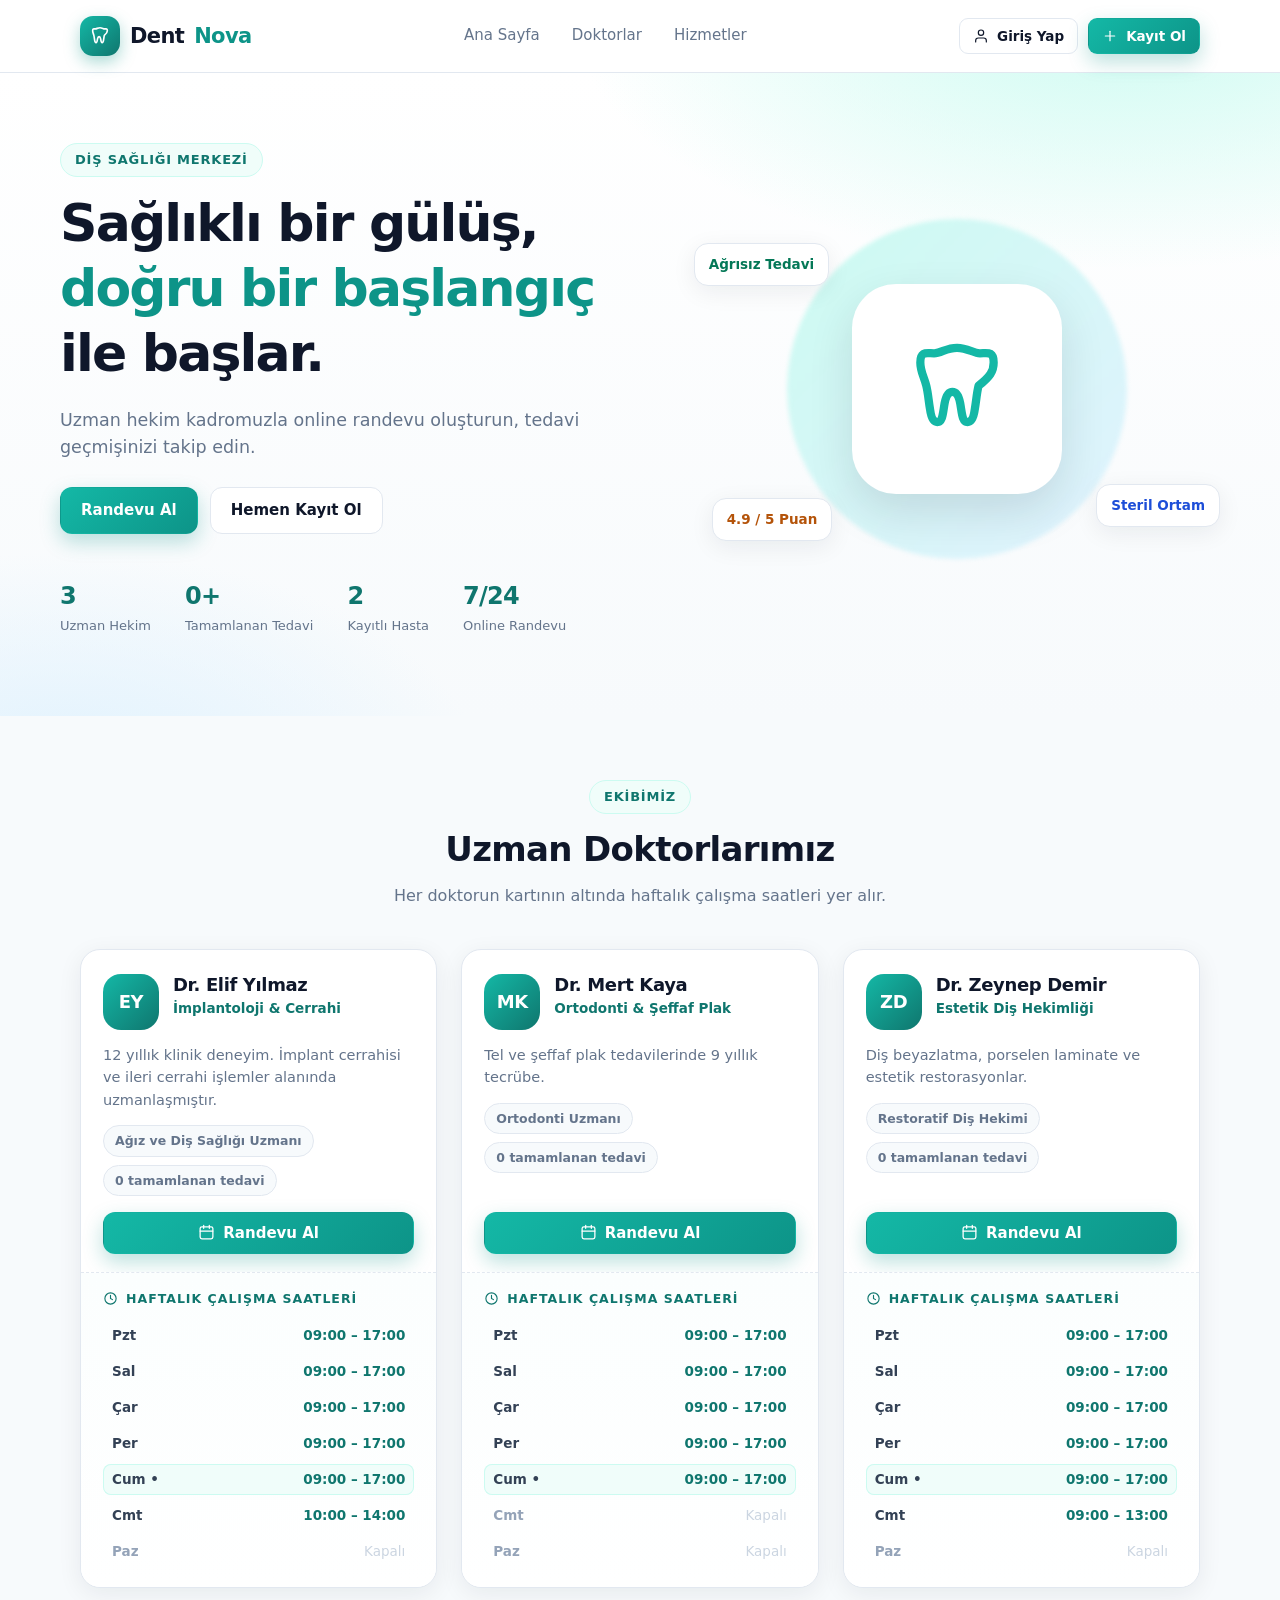
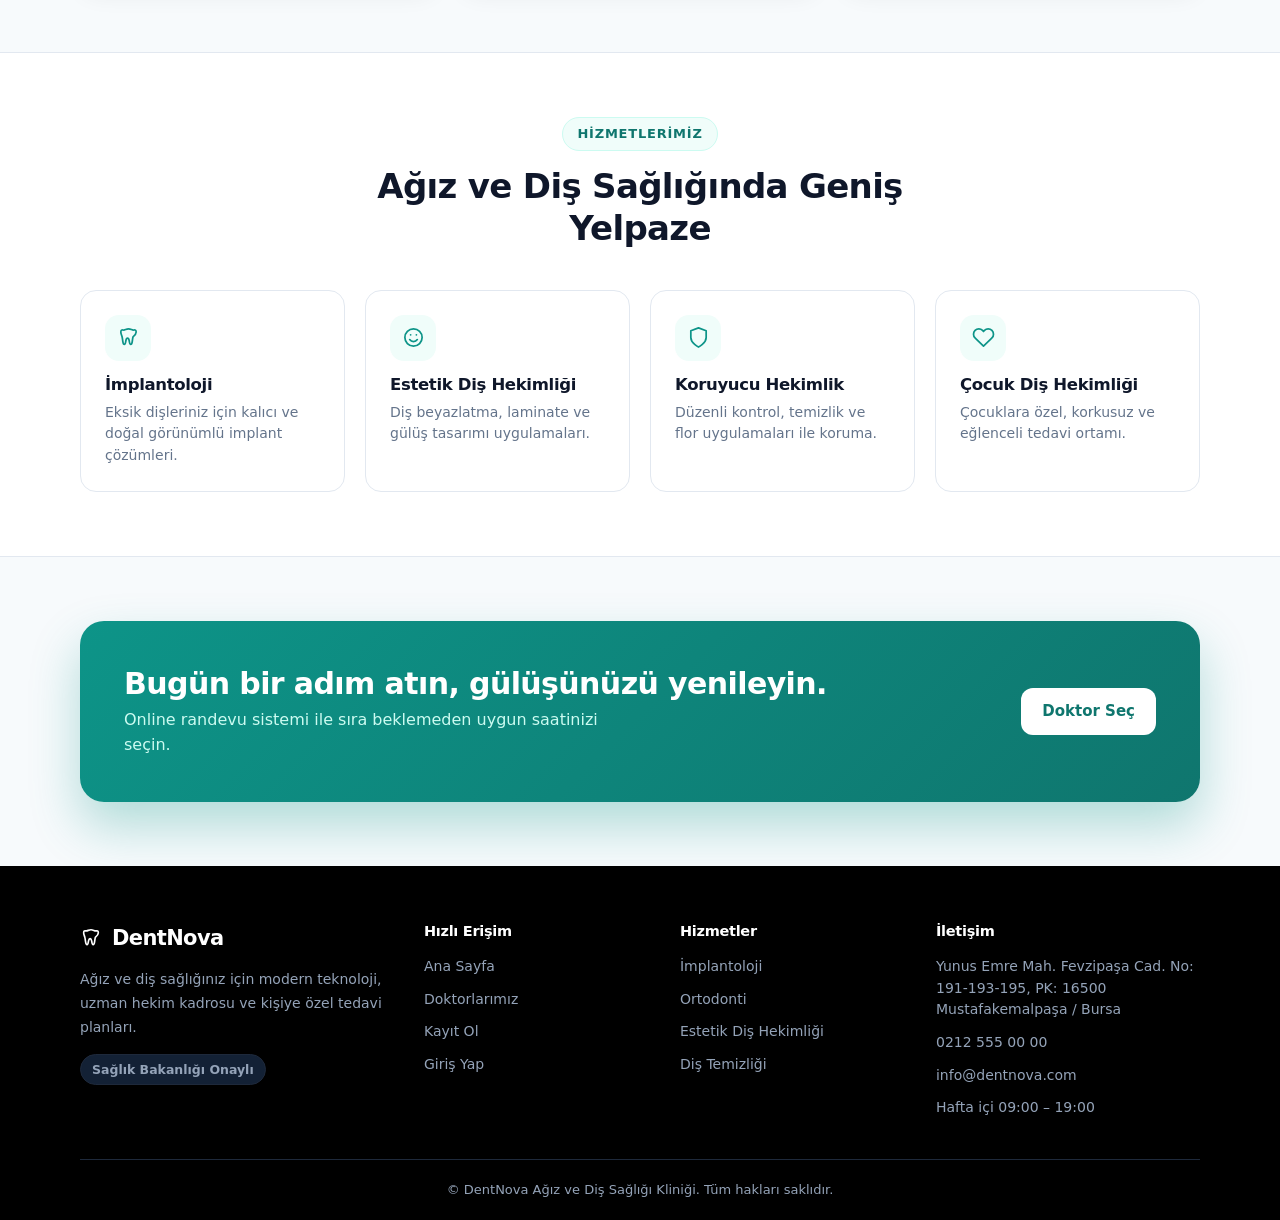
<file: index.html>
<!DOCTYPE html>
<html lang="tr">
<head>
  <meta charset="UTF-8">
  <meta name="viewport" content="width=device-width, initial-scale=1">
  <title>DentNova | Ağız ve Diş Sağlığı Kliniği</title>
  <link rel="stylesheet" href="assets/styles.css">
</head>
<body data-page="home">
  <div id="app">
    <section class="hero">
      <div class="container hero-inner">
        <div>
          <span class="eyebrow">Diş Sağlığı Merkezi</span>
          <h1>Sağlıklı bir gülüş, <em>doğru bir başlangıç</em> ile başlar.</h1>
          <p class="lead">Uzman hekim kadromuzla online randevu oluşturun, tedavi geçmişinizi takip edin.</p>
          <div class="hero-cta">
            <a href="#doktorlar" class="btn btn-primary">Randevu Al</a>
            <a href="register.html" class="btn btn-ghost">Hemen Kayıt Ol</a>
          </div>
          <div class="trust home-trust" id="home-trust"></div>
        </div>
        <div class="hero-visual">
          <div class="hero-blob"></div>
          <div class="hero-tooth" id="hero-tooth"></div>
          <div class="hero-chip c1">Ağrısız Tedavi</div>
          <div class="hero-chip c2">Steril Ortam</div>
          <div class="hero-chip c3">4.9 / 5 Puan</div>
        </div>
      </div>
    </section>

    <section class="section" id="doktorlar">
      <div class="container">
        <div class="section-head">
          <span class="eyebrow">Ekibimiz</span>
          <h2>Uzman Doktorlarımız</h2>
          <p class="muted">Her doktorun kartının altında haftalık çalışma saatleri yer alır.</p>
        </div>
        <div class="doctors-grid" id="doctors-grid"></div>
      </div>
    </section>

    <section class="section services-section" id="hizmetler">
      <div class="container">
        <div class="section-head">
          <span class="eyebrow">Hizmetlerimiz</span>
          <h2>Ağız ve Diş Sağlığında Geniş Yelpaze</h2>
        </div>
        <div class="services-grid">
          <div class="service"><div class="s-icon" data-icon="tooth"></div><h4>İmplantoloji</h4><p>Eksik dişleriniz için kalıcı ve doğal görünümlü implant çözümleri.</p></div>
          <div class="service"><div class="s-icon" data-icon="smile"></div><h4>Estetik Diş Hekimliği</h4><p>Diş beyazlatma, laminate ve gülüş tasarımı uygulamaları.</p></div>
          <div class="service"><div class="s-icon" data-icon="shield"></div><h4>Koruyucu Hekimlik</h4><p>Düzenli kontrol, temizlik ve flor uygulamaları ile koruma.</p></div>
          <div class="service"><div class="s-icon" data-icon="heart"></div><h4>Çocuk Diş Hekimliği</h4><p>Çocuklara özel, korkusuz ve eğlenceli tedavi ortamı.</p></div>
        </div>
      </div>
    </section>

    <section class="section">
      <div class="container">
        <div class="cta-band">
          <div>
            <h2>Bugün bir adım atın, gülüşünüzü yenileyin.</h2>
            <p>Online randevu sistemi ile sıra beklemeden uygun saatinizi seçin.</p>
          </div>
          <a href="#doktorlar" class="btn btn-white">Doktor Seç</a>
        </div>
      </div>
    </section>
  </div>
  <script src="assets/core/config.js"></script>
  <script src="assets/core/icons.js"></script>
  <script src="assets/core/utils.js"></script>
  <script src="assets/core/store.js"></script>
  <script src="assets/core/ui.js"></script>
  <script src="assets/core/booking.js"></script>
  <script src="assets/app.js"></script>
  <script src="assets/pages/home.js"></script>
</body>
</html>
</file>
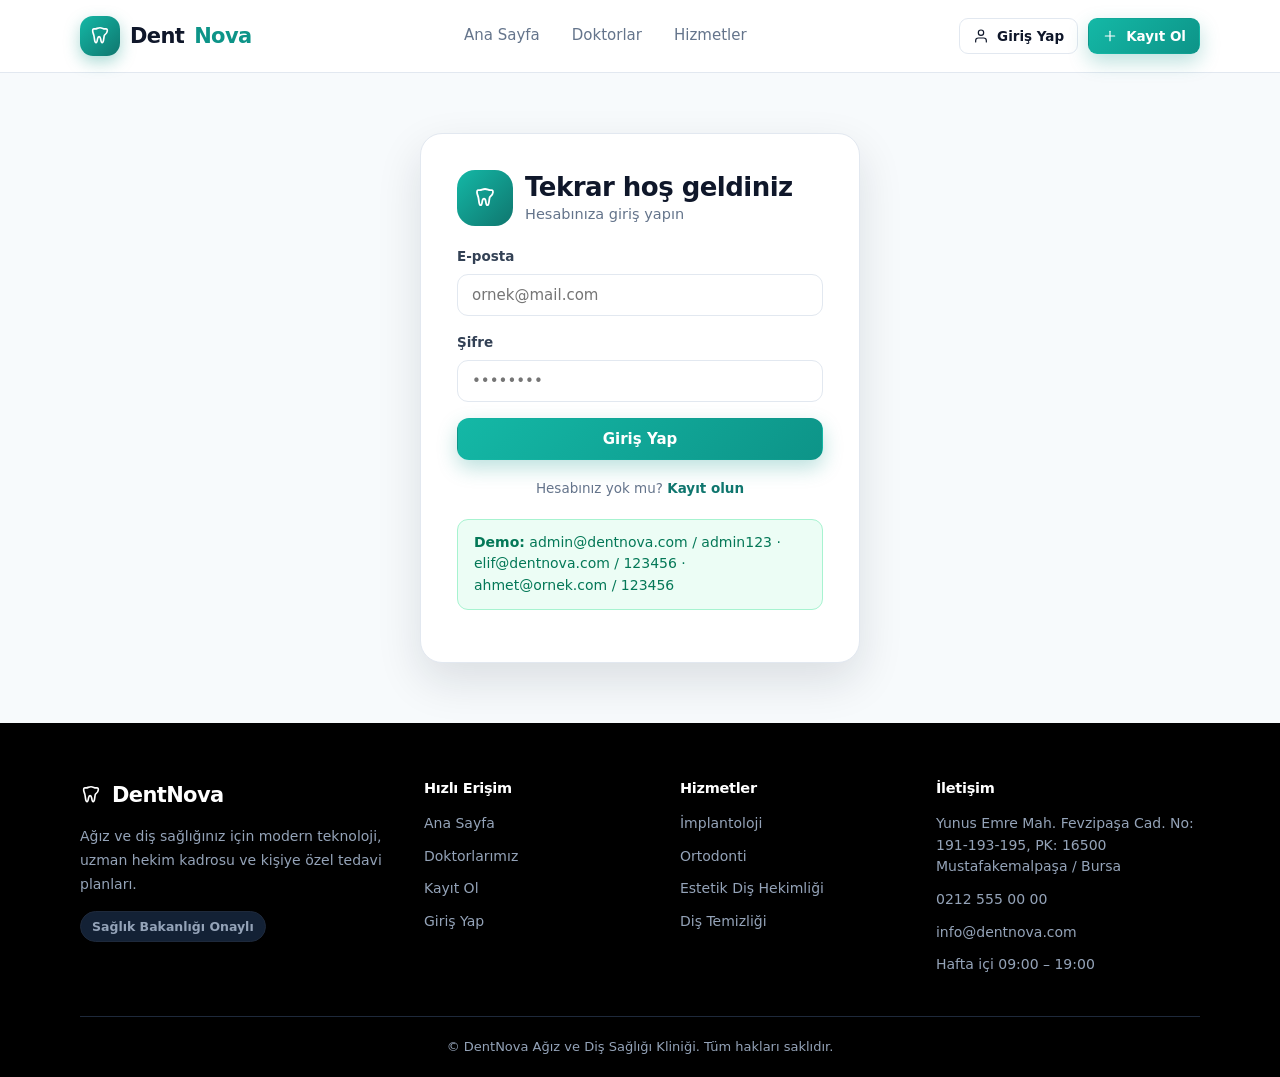
<file: dashboard.html>
<!DOCTYPE html>
<html lang="tr">
<head>
  <meta charset="UTF-8">
  <meta name="viewport" content="width=device-width, initial-scale=1">
  <title>Panel | DentNova</title>
  <link rel="stylesheet" href="assets/styles.css">
</head>
<body data-page="dashboard">
  <div id="app">
    <div class="container" id="dashboard-root"></div>
  </div>
  <script src="assets/core/config.js"></script>
  <script src="assets/core/icons.js"></script>
  <script src="assets/core/utils.js"></script>
  <script src="assets/core/store.js"></script>
  <script src="assets/core/ui.js"></script>
  <script src="assets/core/booking.js"></script>
  <script src="assets/app.js"></script>
  <script src="assets/pages/dashboard.js"></script>
</body>
</html>
</file>
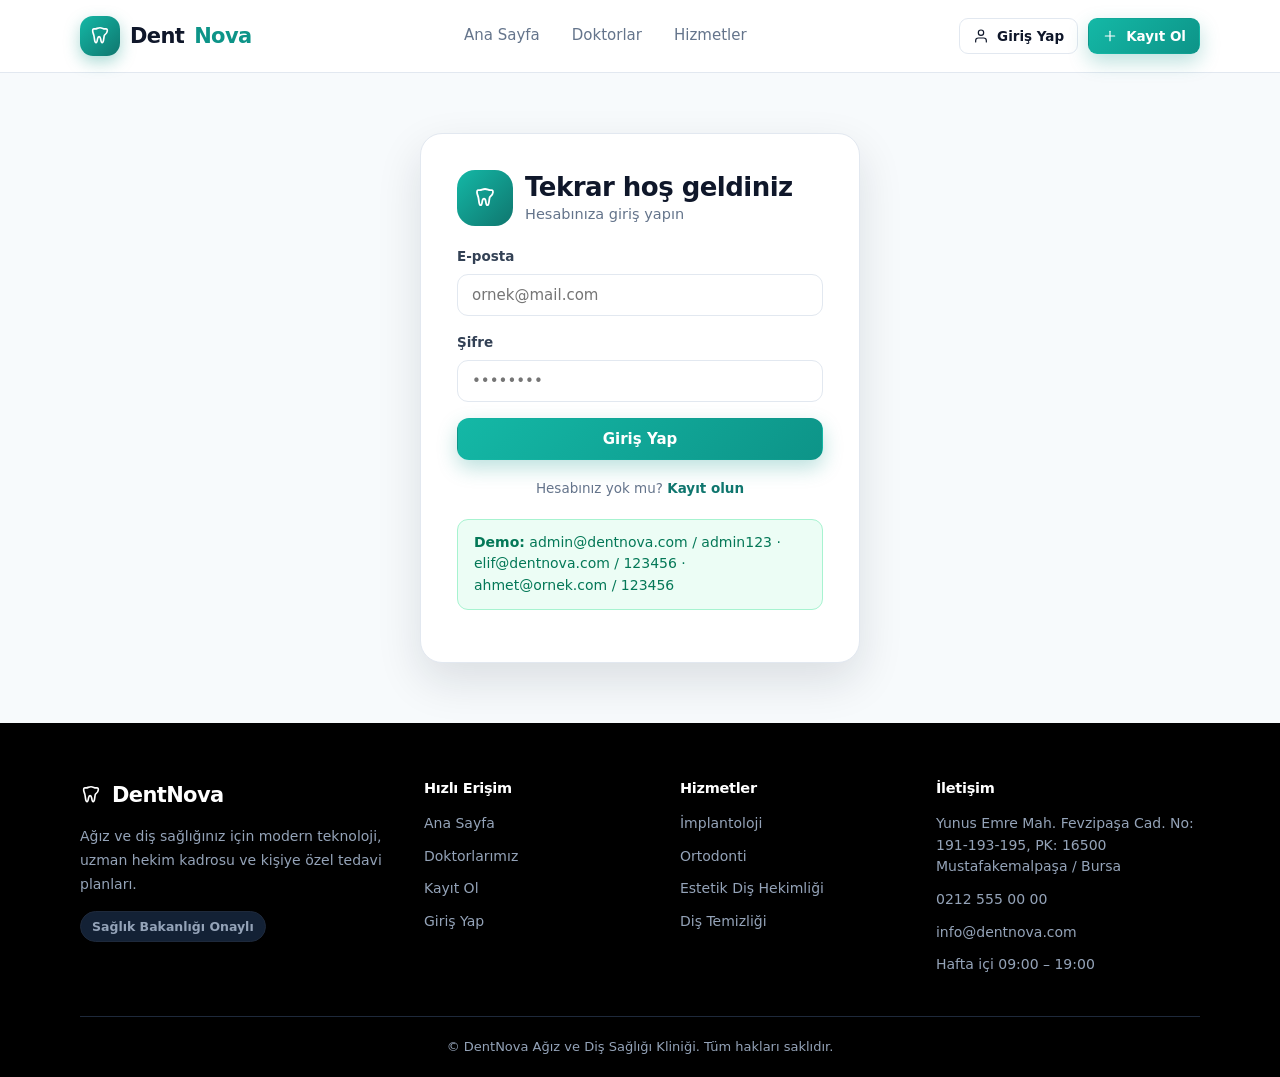
<file: login.html>
<!DOCTYPE html>
<html lang="tr">
<head>
  <meta charset="UTF-8">
  <meta name="viewport" content="width=device-width, initial-scale=1">
  <title>Giriş Yap | DentNova</title>
  <link rel="stylesheet" href="assets/styles.css">
</head>
<body data-page="login">
  <div id="app">
    <div class="auth-wrap">
      <div class="auth-card">
        <div class="auth-header">
          <div class="avatar" id="login-avatar"></div>
          <div>
            <h2>Tekrar hoş geldiniz</h2>
            <div class="sub">Hesabınıza giriş yapın</div>
          </div>
        </div>
        <div id="login-error"></div>
        <form id="login-form" novalidate>
          <div class="field">
            <label for="li-email">E-posta</label>
            <input class="input" id="li-email" name="email" type="email" placeholder="ornek@mail.com" required>
          </div>
          <div class="field">
            <label for="li-pass">Şifre</label>
            <input class="input" id="li-pass" name="password" type="password" placeholder="••••••••" required>
          </div>
          <button class="btn btn-primary btn-block" type="submit">Giriş Yap</button>
        </form>
        <div class="form-note">Hesabınız yok mu? <a href="register.html">Kayıt olun</a></div>
        <div class="alert ok demo-alert">
          <span><b>Demo:</b> admin@dentnova.com / admin123 · elif@dentnova.com / 123456 · ahmet@ornek.com / 123456</span>
        </div>
      </div>
    </div>
  </div>
  <script src="assets/core/config.js"></script>
  <script src="assets/core/icons.js"></script>
  <script src="assets/core/utils.js"></script>
  <script src="assets/core/store.js"></script>
  <script src="assets/core/ui.js"></script>
  <script src="assets/core/booking.js"></script>
  <script src="assets/app.js"></script>
  <script src="assets/pages/login.js"></script>
</body>
</html>
</file>
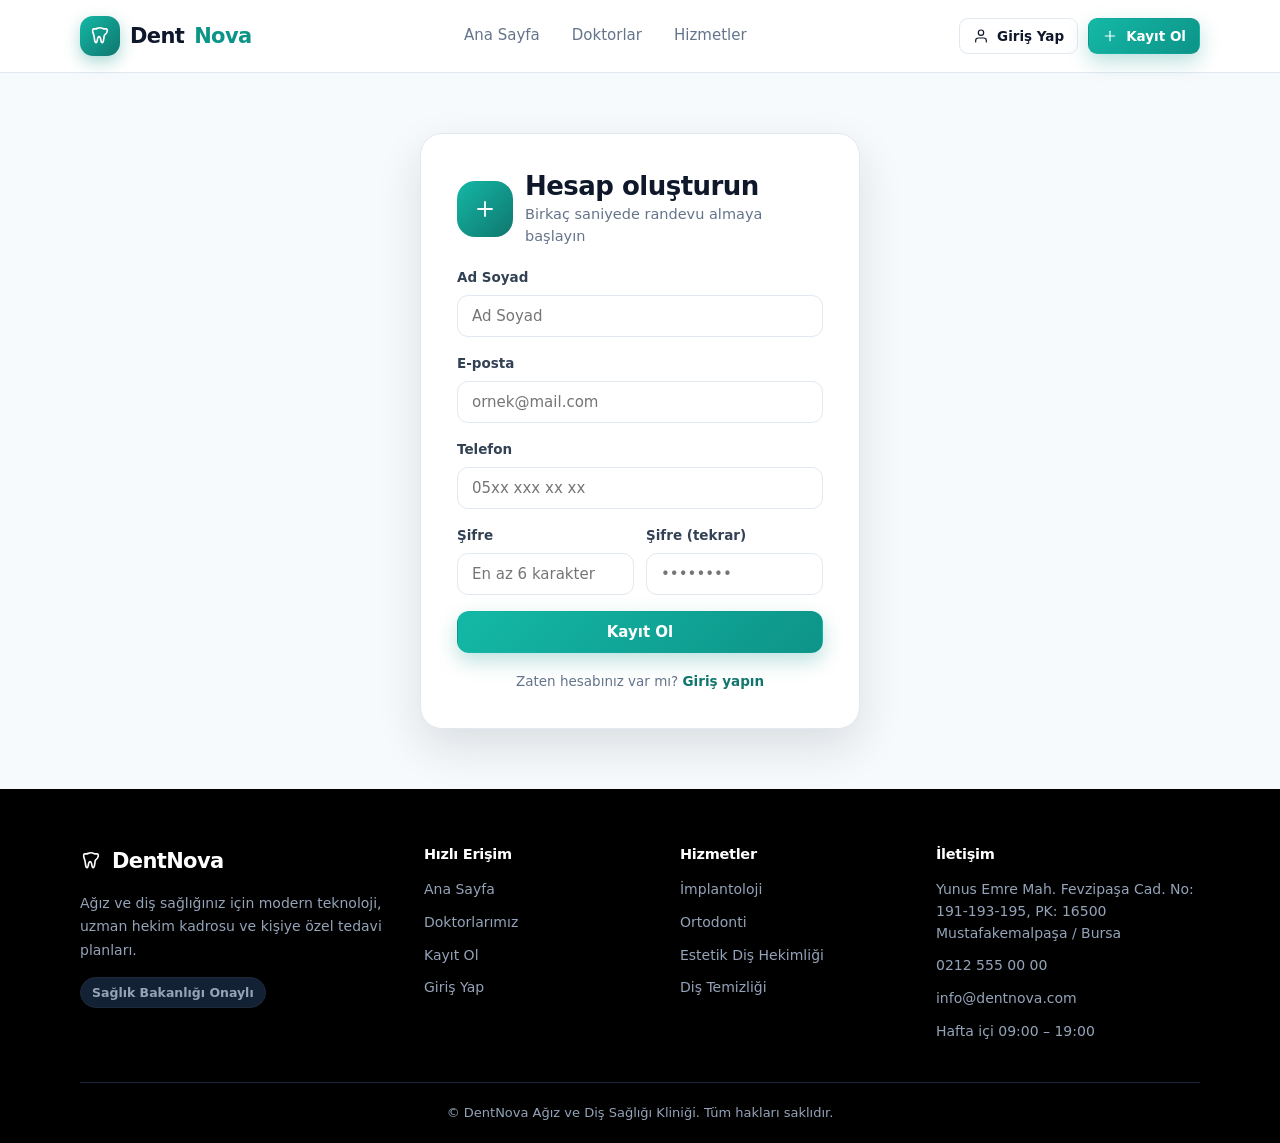
<file: register.html>
<!DOCTYPE html>
<html lang="tr">
<head>
  <meta charset="UTF-8">
  <meta name="viewport" content="width=device-width, initial-scale=1">
  <title>Kayıt Ol | DentNova</title>
  <link rel="stylesheet" href="assets/styles.css">
</head>
<body data-page="register">
  <div id="app">
    <div class="auth-wrap">
      <div class="auth-card">
        <div class="auth-header">
          <div class="avatar" id="reg-avatar"></div>
          <div>
            <h2>Hesap oluşturun</h2>
            <div class="sub">Birkaç saniyede randevu almaya başlayın</div>
          </div>
        </div>
        <div id="reg-error"></div>
        <form id="register-form" novalidate>
          <div class="field">
            <label for="rg-name">Ad Soyad</label>
            <input class="input" id="rg-name" name="name" placeholder="Ad Soyad" required>
          </div>
          <div class="field">
            <label for="rg-email">E-posta</label>
            <input class="input" id="rg-email" name="email" type="email" placeholder="ornek@mail.com" required>
          </div>
          <div class="field">
            <label for="rg-phone">Telefon</label>
            <input class="input" id="rg-phone" name="phone" placeholder="05xx xxx xx xx">
          </div>
          <div class="field-row">
            <div class="field"><label for="rg-pass">Şifre</label>
              <input class="input" id="rg-pass" name="password" type="password" placeholder="En az 6 karakter" required></div>
            <div class="field"><label for="rg-pass2">Şifre (tekrar)</label>
              <input class="input" id="rg-pass2" name="password2" type="password" placeholder="••••••••" required></div>
          </div>
          <button class="btn btn-primary btn-block" type="submit">Kayıt Ol</button>
        </form>
        <div class="form-note">Zaten hesabınız var mı? <a href="login.html">Giriş yapın</a></div>
      </div>
    </div>
  </div>
  <script src="assets/core/config.js"></script>
  <script src="assets/core/icons.js"></script>
  <script src="assets/core/utils.js"></script>
  <script src="assets/core/store.js"></script>
  <script src="assets/core/ui.js"></script>
  <script src="assets/core/booking.js"></script>
  <script src="assets/app.js"></script>
  <script src="assets/pages/register.js"></script>
</body>
</html>
</file>
<file: assets/styles.css>
/* =========================================================
   DENTNOVA — Tek Stil Dosyası
   Tüm sayfalar, mail görünümü, footer, responsive dahil.
   ========================================================= */

/* ---------- Root & Reset ---------- */
:root {
  --teal-50: #f0fdfa;
  --teal-100: #ccfbf1;
  --teal-200: #99f6e4;
  --teal-500: #14b8a6;
  --teal-600: #0d9488;
  --teal-700: #0f766e;
  --ink: #0f172a;
  --muted: #64748b;
  --line: #e2e8f0;
  --bg: #f7fafc;
  --danger: #ef4444;
  --warn: #f59e0b;
  --ok: #10b981;
  --info: #3b82f6;
  --radius: 16px;
  --shadow: 0 6px 24px rgba(15, 23, 42, .07);
  --shadow-lg: 0 18px 45px rgba(15, 23, 42, .12);
}

* {
  box-sizing: border-box;
}

html {
  scroll-behavior: smooth;
  height: 100%;
}

body {
  margin: 0;
  font-family: 'Segoe UI', system-ui, -apple-system, sans-serif;
  background: var(--bg);
  color: var(--ink);
  line-height: 1.55;
  -webkit-font-smoothing: antialiased;
  min-height: 100vh;
  display: flex;
  flex-direction: column;
}

#app {
  flex: 1 0 auto;
}

a {
  color: inherit;
  text-decoration: none;
}

h1, h2, h3, h4 {
  margin: 0 0 .4em;
  line-height: 1.25;
  letter-spacing: -.02em;
}

p {
  margin: 0 0 1em;
}

.container {
  max-width: 1160px;
  margin: 0 auto;
  padding: 0 20px;
}

.muted {
  color: var(--muted);
}

.ico {
  flex: none;
  vertical-align: middle;
}

/* ---------- HEADER ---------- */
.site-header {
  position: sticky;
  top: 0;
  z-index: 60;
  background: rgba(255, 255, 255, .92);
  backdrop-filter: blur(12px);
  border-bottom: 1px solid var(--line);
}

.header-inner {
  display: flex;
  align-items: center;
  justify-content: space-between;
  height: 72px;
  gap: 18px;
}

.brand {
  display: flex;
  align-items: center;
  gap: 10px;
  font-weight: 800;
  font-size: 21px;
  letter-spacing: -.03em;
}

.brand .logo {
  width: 40px;
  height: 40px;
  border-radius: 13px;
  display: grid;
  place-items: center;
  color: #fff;
  background: linear-gradient(135deg, var(--teal-500), var(--teal-700));
  box-shadow: 0 6px 16px rgba(13, 148, 136, .35);
}

.brand span.accent {
  color: var(--teal-600);
}

.nav {
  display: flex;
  gap: 4px;
  align-items: center;
  flex-wrap: wrap;
}

.nav a {
  padding: 9px 14px;
  border-radius: 10px;
  font-size: 15px;
  font-weight: 500;
  color: var(--muted);
  transition: .18s;
}

.nav a:hover {
  background: var(--teal-50);
  color: var(--teal-700);
}

.header-actions {
  display: flex;
  align-items: center;
  gap: 10px;
}

/* ---------- BUTTONS ---------- */
.btn {
  display: inline-flex;
  align-items: center;
  justify-content: center;
  gap: 8px;
  border: 1px solid transparent;
  padding: 11px 20px;
  border-radius: 12px;
  font-size: 15px;
  font-weight: 600;
  cursor: pointer;
  font-family: inherit;
  transition: .18s;
  white-space: nowrap;
}

.btn-primary {
  background: linear-gradient(135deg, var(--teal-500), var(--teal-600));
  color: #fff;
  box-shadow: 0 8px 20px rgba(13, 148, 136, .28);
}

.btn-primary:hover {
  transform: translateY(-1px);
  box-shadow: 0 12px 26px rgba(13, 148, 136, .36);
}

.btn-ghost {
  background: #fff;
  border-color: var(--line);
  color: var(--ink);
}

.btn-ghost:hover {
  border-color: var(--teal-200);
  background: var(--teal-50);
  color: var(--teal-700);
}

.btn-sm {
  padding: 7px 13px;
  font-size: 13.5px;
  border-radius: 9px;
}

.btn-ok {
  background: #ecfdf5;
  color: #047857;
  border-color: #a7f3d0;
}

.btn-ok:hover {
  background: #d1fae5;
}

.btn-warn {
  background: #fffbeb;
  color: #b45309;
  border-color: #fde68a;
}

.btn-warn:hover {
  background: #fef3c7;
}

.btn-danger {
  background: #fef2f2;
  color: #b91c1c;
  border-color: #fecaca;
}

.btn-danger:hover {
  background: #fee2e2;
}

.btn-block {
  width: 100%;
}

.btn-white {
  background: #fff;
  color: var(--teal-700);
}

.btn-white:hover {
  background: var(--teal-50);
}

.btn[disabled] {
  opacity: .5;
  cursor: not-allowed;
  transform: none !important;
}

/* ---------- CARDS / SECTIONS ---------- */
.card {
  background: #fff;
  border: 1px solid var(--line);
  border-radius: var(--radius);
  box-shadow: var(--shadow);
}

.section {
  padding: 64px 0;
}

.section-head {
  max-width: 640px;
  margin: 0 auto 40px;
  text-align: center;
}

.section-head h2 {
  font-size: clamp(24px, 3vw, 34px);
}

.eyebrow {
  display: inline-flex;
  align-items: center;
  gap: 7px;
  background: var(--teal-50);
  color: var(--teal-700);
  font-size: 13px;
  font-weight: 700;
  padding: 6px 14px;
  border-radius: 999px;
  margin-bottom: 14px;
  border: 1px solid var(--teal-100);
  text-transform: uppercase;
  letter-spacing: .06em;
}

/* ---------- HERO ---------- */
.hero {
  position: relative;
  overflow: hidden;
  background:
    radial-gradient(900px 420px at 88% -10%, #ccfbf1 0%, transparent 62%),
    radial-gradient(700px 380px at 5% 110%, #e0f2fe 0%, transparent 60%),
    linear-gradient(180deg, #ffffff, #f7fafc);
}

.hero-inner {
  display: grid;
  grid-template-columns: 1.05fr .95fr;
  gap: 52px;
  align-items: center;
  padding: 70px 0 80px;
}

.hero h1 {
  font-size: clamp(32px, 4.4vw, 52px);
  letter-spacing: -.035em;
}

.hero h1 em {
  font-style: normal;
  color: var(--teal-600);
}

.hero p.lead {
  font-size: 17.5px;
  color: var(--muted);
  max-width: 520px;
}

.hero-cta {
  display: flex;
  gap: 12px;
  flex-wrap: wrap;
  margin-top: 26px;
}

.hero-visual {
  position: relative;
  display: grid;
  place-items: center;
  min-height: 320px;
}

.hero-blob {
  position: absolute;
  inset: 0;
  margin: auto;
  width: 340px;
  height: 340px;
  border-radius: 50%;
  background: linear-gradient(135deg, var(--teal-100), #e0f2fe);
  filter: blur(2px);
}

.hero-tooth {
  position: relative;
  width: 210px;
  height: 210px;
  border-radius: 44px;
  display: grid;
  place-items: center;
  background: #fff;
  box-shadow: var(--shadow-lg);
  color: var(--teal-500);
}

.hero-chip {
  position: absolute;
  background: #fff;
  border: 1px solid var(--line);
  border-radius: 14px;
  padding: 10px 14px;
  box-shadow: var(--shadow);
  font-size: 13.5px;
  font-weight: 600;
  display: flex;
  align-items: center;
  gap: 8px;
}

.hero-chip.c1 {
  top: 14px;
  left: 0;
  color: #047857;
}

.hero-chip.c2 {
  bottom: 22px;
  right: 0;
  color: #1d4ed8;
}

.hero-chip.c3 {
  bottom: 8px;
  left: 18px;
  color: #b45309;
}

.trust {
  display: flex;
  gap: 34px;
  flex-wrap: wrap;
  padding-top: 8px;
}

.trust div {
  display: flex;
  flex-direction: column;
}

.trust b {
  font-size: 24px;
  letter-spacing: -.03em;
  color: var(--teal-700);
}

.trust span {
  font-size: 13px;
  color: var(--muted);
}

.home-trust {
  margin-top: 36px;
}

/* ---------- DOCTORS ---------- */
.doctors-grid {
  display: grid;
  grid-template-columns: repeat(auto-fit, minmax(300px, 1fr));
  gap: 24px;
}

.doc-card {
  background: #fff;
  border: 1px solid var(--line);
  border-radius: 20px;
  overflow: hidden;
  box-shadow: var(--shadow);
  transition: .22s;
  display: flex;
  flex-direction: column;
}

.doc-card:hover {
  transform: translateY(-4px);
  box-shadow: var(--shadow-lg);
  border-color: var(--teal-200);
}

.doc-head {
  padding: 24px 22px 0;
  display: flex;
  gap: 14px;
  align-items: flex-start;
}

.avatar {
  width: 56px;
  height: 56px;
  border-radius: 18px;
  display: grid;
  place-items: center;
  font-weight: 800;
  font-size: 18px;
  color: #fff;
  background: linear-gradient(135deg, var(--teal-500), var(--teal-700));
  flex: none;
  letter-spacing: -.02em;
}

.avatar.lg {
  width: 72px;
  height: 72px;
  border-radius: 22px;
  font-size: 23px;
}

.avatar-sm {
  width: 38px;
  height: 38px;
  border-radius: 11px;
  font-size: 13px;
}

.doc-head h3 {
  font-size: 18px;
  margin-bottom: 2px;
}

.doc-spec {
  font-size: 13.5px;
  color: var(--teal-700);
  font-weight: 600;
}

.doc-body {
  padding: 14px 22px 0;
  flex: 1;
}

.doc-bio {
  font-size: 14.5px;
  color: var(--muted);
  margin-bottom: 14px;
}

.doc-meta {
  display: flex;
  flex-wrap: wrap;
  gap: 8px;
  margin-bottom: 16px;
}

.chip {
  display: inline-flex;
  align-items: center;
  gap: 6px;
  font-size: 12.5px;
  font-weight: 600;
  background: var(--bg);
  border: 1px solid var(--line);
  padding: 5px 11px;
  border-radius: 999px;
  color: var(--muted);
}

.chip-dark {
  background: #132135;
  border-color: #1e293b;
  color: #94a3b8;
}

.doc-actions {
  padding: 0 22px 18px;
}

.schedule {
  border-top: 1px dashed var(--line);
  background: linear-gradient(180deg, #fbfefe, #fff);
  padding: 16px 22px 20px;
}

.schedule-title {
  display: flex;
  align-items: center;
  gap: 8px;
  font-size: 12.5px;
  font-weight: 800;
  letter-spacing: .08em;
  text-transform: uppercase;
  color: var(--teal-700);
  margin-bottom: 12px;
}

.schedule ul {
  list-style: none;
  margin: 0;
  padding: 0;
  display: grid;
  gap: 5px;
}

.schedule li {
  display: flex;
  justify-content: space-between;
  align-items: center;
  font-size: 13.5px;
  padding: 5px 9px;
  border-radius: 8px;
}

.schedule li .day {
  font-weight: 700;
  color: #334155;
}

.schedule li .hrs {
  font-variant-numeric: tabular-nums;
  color: var(--teal-700);
  font-weight: 600;
}

.schedule li.off .hrs {
  color: #cbd5e1;
  font-weight: 500;
}

.schedule li.off .day {
  color: #94a3b8;
}

.schedule li.today {
  background: var(--teal-50);
  box-shadow: inset 0 0 0 1px var(--teal-100);
}

/* ---------- SERVICES ---------- */
.services-section {
  background: #fff;
  border-top: 1px solid var(--line);
  border-bottom: 1px solid var(--line);
}

.services-grid {
  display: grid;
  grid-template-columns: repeat(auto-fit, minmax(230px, 1fr));
  gap: 20px;
}

.service {
  background: #fff;
  border: 1px solid var(--line);
  border-radius: 16px;
  padding: 24px;
  transition: .2s;
}

.service:hover {
  border-color: var(--teal-200);
  box-shadow: var(--shadow);
  transform: translateY(-3px);
}

.service .s-icon {
  width: 46px;
  height: 46px;
  border-radius: 14px;
  display: grid;
  place-items: center;
  background: var(--teal-50);
  color: var(--teal-600);
  margin-bottom: 14px;
}

.service h4 {
  font-size: 16.5px;
  margin-bottom: 6px;
}

.service p {
  font-size: 14px;
  color: var(--muted);
  margin: 0;
}

/* ---------- CTA ---------- */
.cta-band {
  background: linear-gradient(135deg, var(--teal-600), var(--teal-700));
  border-radius: 24px;
  padding: 44px;
  color: #fff;
  display: flex;
  align-items: center;
  justify-content: space-between;
  gap: 28px;
  flex-wrap: wrap;
  box-shadow: 0 24px 50px rgba(13, 148, 136, .3);
}

.cta-band h2 {
  color: #fff;
  font-size: clamp(22px, 2.6vw, 30px);
  margin-bottom: 6px;
}

.cta-band p {
  color: #ccfbf1;
  margin: 0;
  max-width: 520px;
}

/* ---------- FORMS ---------- */
.auth-wrap {
  display: grid;
  place-items: center;
  padding: 60px 20px;
}

.auth-card {
  width: 100%;
  max-width: 440px;
  padding: 36px;
  border-radius: 22px;
  background: #fff;
  border: 1px solid var(--line);
  box-shadow: var(--shadow-lg);
}

.auth-card h2 {
  font-size: 26px;
  margin-bottom: 6px;
}

.auth-card .sub {
  color: var(--muted);
  font-size: 14.5px;
  margin-bottom: 26px;
}

.auth-header {
  display: flex;
  align-items: center;
  gap: 12px;
  margin-bottom: 20px;
}

.auth-header h2 {
  margin: 0;
}

.auth-header .sub {
  margin: 0;
}

.demo-alert {
  margin: 20px 0 0;
  font-size: 13px;
}

.field {
  margin-bottom: 16px;
}

.field label {
  display: block;
  font-size: 13.5px;
  font-weight: 700;
  margin-bottom: 7px;
  color: #334155;
}

.input, select, textarea {
  width: 100%;
  padding: 11px 14px;
  border: 1.5px solid var(--line);
  border-radius: 11px;
  font-size: 15px;
  font-family: inherit;
  background: #fff;
  color: var(--ink);
  transition: .15s;
  outline: none;
}

.input:focus, select:focus, textarea:focus {
  border-color: var(--teal-500);
  box-shadow: 0 0 0 4px rgba(20, 184, 166, .13);
}

.field-row {
  display: grid;
  grid-template-columns: 1fr 1fr;
  gap: 12px;
}

.form-note {
  font-size: 13.5px;
  text-align: center;
  color: var(--muted);
  margin-top: 18px;
}

.form-note a {
  color: var(--teal-700);
  font-weight: 700;
}

.alert {
  padding: 12px 16px;
  border-radius: 11px;
  font-size: 14px;
  margin-bottom: 16px;
  display: flex;
  gap: 9px;
  align-items: flex-start;
}

.alert.err {
  background: #fef2f2;
  color: #b91c1c;
  border: 1px solid #fecaca;
}

.alert.ok {
  background: #ecfdf5;
  color: #047857;
  border: 1px solid #a7f3d0;
}

/* ---------- DASHBOARD ---------- */
.dash {
  display: grid;
  grid-template-columns: 250px 1fr;
  gap: 26px;
  padding-top: 34px;
  align-items: start;
}

.dash-side {
  background: #fff;
  border: 1px solid var(--line);
  border-radius: 18px;
  padding: 18px;
  box-shadow: var(--shadow);
  position: sticky;
  top: 92px;
}

.dash-user {
  display: flex;
  gap: 12px;
  align-items: center;
  padding-bottom: 16px;
  margin-bottom: 14px;
  border-bottom: 1px solid var(--line);
}

.dash-user .nm {
  font-weight: 700;
  font-size: 15px;
  line-height: 1.2;
}

.dash-user .rl {
  font-size: 12px;
  color: var(--teal-700);
  font-weight: 700;
  text-transform: uppercase;
  letter-spacing: .05em;
}

.dash-nav {
  display: grid;
  gap: 4px;
}

.dash-nav a {
  display: flex;
  align-items: center;
  gap: 10px;
  padding: 11px 13px;
  border-radius: 11px;
  font-size: 14.5px;
  font-weight: 600;
  color: var(--muted);
  transition: .15s;
}

.dash-nav a:hover {
  background: var(--bg);
  color: var(--ink);
}

.dash-nav a.active {
  background: var(--teal-50);
  color: var(--teal-700);
  box-shadow: inset 0 0 0 1px var(--teal-100);
}

.dash-nav a.nav-gap {
  margin-top: 6px;
}

.dash-nav a.nav-danger {
  color: #b91c1c;
}

.dash-main {
  min-width: 0;
}

.page-head {
  display: flex;
  align-items: flex-end;
  justify-content: space-between;
  gap: 16px;
  margin-bottom: 22px;
  flex-wrap: wrap;
}

.page-head h1 {
  font-size: 26px;
  margin: 0;
}

.page-head .sub {
  color: var(--muted);
  font-size: 14.5px;
  margin: 2px 0 0;
}

.stat-grid {
  display: grid;
  grid-template-columns: repeat(auto-fit, minmax(160px, 1fr));
  gap: 16px;
  margin-bottom: 26px;
}

.stat {
  background: #fff;
  border: 1px solid var(--line);
  border-radius: 16px;
  padding: 18px;
  box-shadow: var(--shadow);
}

.stat .st-top {
  display: flex;
  align-items: center;
  justify-content: space-between;
  margin-bottom: 10px;
}

.stat .st-ic {
  width: 38px;
  height: 38px;
  border-radius: 11px;
  display: grid;
  place-items: center;
}

.stat .st-num {
  font-size: 29px;
  font-weight: 800;
  letter-spacing: -.035em;
  line-height: 1;
}

.stat .st-lab {
  font-size: 13px;
  color: var(--muted);
  font-weight: 600;
  margin-top: 4px;
}

.ic-teal {
  background: var(--teal-50);
  color: var(--teal-600);
}

.ic-warn {
  background: #fffbeb;
  color: #b45309;
}

.ic-ok {
  background: #ecfdf5;
  color: #047857;
}

.ic-info {
  background: #eff6ff;
  color: #1d4ed8;
}

.ic-danger {
  background: #fef2f2;
  color: #b91c1c;
}

.table-wrap {
  background: #fff;
  border: 1px solid var(--line);
  border-radius: 16px;
  overflow: hidden;
  box-shadow: var(--shadow);
}

.table-scroll {
  overflow-x: auto;
}

table {
  width: 100%;
  border-collapse: collapse;
  font-size: 14px;
  min-width: 660px;
}

thead th {
  text-align: left;
  padding: 14px 16px;
  font-size: 12px;
  text-transform: uppercase;
  letter-spacing: .06em;
  color: var(--muted);
  background: #fbfdfe;
  border-bottom: 1px solid var(--line);
  font-weight: 800;
  white-space: nowrap;
}

tbody td {
  padding: 14px 16px;
  border-bottom: 1px solid #f1f5f9;
  vertical-align: middle;
}

tbody tr:last-child td {
  border-bottom: none;
}

tbody tr:hover {
  background: #fbfefe;
}

.cell-main {
  font-weight: 700;
  font-size: 14.5px;
}

.cell-sub {
  font-size: 12.5px;
  color: var(--muted);
}

.actions {
  display: flex;
  gap: 6px;
  flex-wrap: wrap;
}

.badge {
  display: inline-flex;
  align-items: center;
  gap: 5px;
  font-size: 12px;
  font-weight: 700;
  padding: 4px 10px;
  border-radius: 999px;
  white-space: nowrap;
}

.badge.warn {
  background: #fffbeb;
  color: #b45309;
}

.badge.info {
  background: #eff6ff;
  color: #1d4ed8;
}

.badge.ok {
  background: #ecfdf5;
  color: #047857;
}

.badge.danger {
  background: #fef2f2;
  color: #b91c1c;
}

.role-select {
  padding: 6px 10px;
  font-size: 13px;
  min-width: 110px;
}

.muted-sm {
  font-size: 12.5px;
}

.text-danger {
  color: #b91c1c;
}

.ml-auto {
  margin-left: auto;
}

/* ---------- BARS ---------- */
.bars {
  display: grid;
  gap: 12px;
}

.bar-row {
  display: grid;
  grid-template-columns: 150px 1fr 52px;
  gap: 12px;
  align-items: center;
  font-size: 13.5px;
}

.bar-row .bar-label {
  font-weight: 600;
  color: #334155;
  overflow: hidden;
  text-overflow: ellipsis;
  white-space: nowrap;
}

.bar-track {
  height: 11px;
  background: #eef2f6;
  border-radius: 999px;
  overflow: hidden;
}

.bar-fill {
  height: 100%;
  border-radius: 999px;
  background: linear-gradient(90deg, var(--teal-500), var(--teal-600));
  transition: width .5s;
}

.bar-fill.warn {
  background: linear-gradient(90deg, #fbbf24, #f59e0b);
}

.bar-fill.info {
  background: linear-gradient(90deg, #60a5fa, #3b82f6);
}

.bar-fill.ok {
  background: linear-gradient(90deg, #34d399, #10b981);
}

.bar-fill.danger {
  background: linear-gradient(90deg, #f87171, #ef4444);
}

.bar-row .bar-val {
  text-align: right;
  font-weight: 800;
  color: var(--teal-700);
  font-variant-numeric: tabular-nums;
}

.panel {
  background: #fff;
  border: 1px solid var(--line);
  border-radius: 16px;
  padding: 22px;
  box-shadow: var(--shadow);
  margin-bottom: 22px;
}

.panel h3 {
  font-size: 16px;
  display: flex;
  align-items: center;
  gap: 9px;
  margin-bottom: 18px;
}

.grid-2 {
  display: grid;
  grid-template-columns: 1fr 1fr;
  gap: 22px;
  align-items: start;
}

/* ---------- HOURS EDITOR ---------- */
.hour-row {
  display: grid;
  grid-template-columns: 180px 1fr 20px 1fr;
  gap: 12px;
  align-items: center;
  padding: 10px 0;
  border-bottom: 1px solid #f1f5f9;
}

.hour-row:last-child {
  border-bottom: none;
}

.hour-row .switch {
  display: flex;
  align-items: center;
  gap: 10px;
  font-weight: 700;
  font-size: 14px;
  cursor: pointer;
}

.hour-row input[type=checkbox] {
  width: 18px;
  height: 18px;
  accent-color: var(--teal-600);
  cursor: pointer;
}

.hour-row input[type=time] {
  padding: 8px 11px;
  border: 1.5px solid var(--line);
  border-radius: 9px;
  font-family: inherit;
  font-size: 14px;
  outline: none;
  color: var(--ink);
  background: #fff;
}

.hour-row input[type=time]:focus {
  border-color: var(--teal-500);
}

.hour-row input[type=time]:disabled {
  background: #f8fafc;
  color: #cbd5e1;
}

.hour-row .dash {
  text-align: center;
  color: var(--muted);
}

/* ---------- SLOTS / EMPTY ---------- */
.slots {
  display: grid;
  grid-template-columns: repeat(auto-fill, minmax(90px, 1fr));
  gap: 10px;
}

.slot {
  padding: 11px 6px;
  border-radius: 11px;
  border: 1.5px solid var(--line);
  background: #fff;
  font-weight: 700;
  font-size: 14px;
  cursor: pointer;
  font-family: inherit;
  color: var(--ink);
  transition: .15s;
  font-variant-numeric: tabular-nums;
}

.slot:hover:not(:disabled) {
  border-color: var(--teal-500);
  background: var(--teal-50);
  color: var(--teal-700);
}

.slot:disabled {
  background: #f8fafc;
  color: #cbd5e1;
  border-color: #eef2f6;
  cursor: not-allowed;
  text-decoration: line-through;
}

.slot.selected {
  background: var(--teal-600);
  color: #fff;
  border-color: var(--teal-600);
  box-shadow: 0 6px 14px rgba(13, 148, 136, .3);
}

.empty {
  padding: 46px 20px;
  text-align: center;
  color: var(--muted);
}

.empty svg {
  opacity: .35;
  margin-bottom: 12px;
}

.empty-card-full {
  grid-column: 1 / -1;
}

/* ---------- UPCOMING LIST (dashboard) ---------- */
.upcoming-list {
  display: grid;
  gap: 10px;
}

.upcoming-item {
  display: flex;
  justify-content: space-between;
  align-items: center;
  gap: 10px;
  padding: 11px 14px;
  background: var(--bg);
  border-radius: 11px;
  font-size: 14px;
}

/* ---------- MODAL ---------- */
.modal-backdrop {
  position: fixed;
  inset: 0;
  background: rgba(15, 23, 42, .55);
  backdrop-filter: blur(4px);
  z-index: 100;
  display: grid;
  place-items: center;
  padding: 20px;
  animation: fadeIn .18s;
}

@keyframes fadeIn {
  from { opacity: 0; }
  to   { opacity: 1; }
}

.modal {
  background: #fff;
  border-radius: 20px;
  width: 100%;
  max-width: 560px;
  max-height: 92vh;
  overflow: auto;
  box-shadow: 0 30px 80px rgba(0, 0, 0, .35);
  animation: slideUp .25s cubic-bezier(.2, .8, .3, 1.1);
}

@keyframes slideUp {
  from { transform: translateY(30px); opacity: 0; }
  to   { transform: translateY(0);    opacity: 1; }
}

.modal-head {
  display: flex;
  align-items: center;
  justify-content: space-between;
  padding: 22px 24px;
  border-bottom: 1px solid var(--line);
}

.modal-head h3 {
  margin: 0;
  font-size: 18px;
  display: flex;
  align-items: center;
  gap: 9px;
}

.modal-close {
  background: none;
  border: none;
  cursor: pointer;
  color: var(--muted);
  padding: 6px;
  border-radius: 8px;
  display: grid;
  place-items: center;
}

.modal-close:hover {
  background: var(--bg);
  color: var(--ink);
}

.modal-body {
  padding: 22px 24px;
}

.modal-foot {
  padding: 16px 24px 22px;
  display: flex;
  justify-content: flex-end;
  gap: 10px;
  border-top: 1px solid var(--line);
}

.modal-doc-info {
  display: flex;
  align-items: center;
  gap: 12px;
  padding: 14px;
  background: var(--teal-50);
  border: 1px solid var(--teal-100);
  border-radius: 12px;
  margin-bottom: 16px;
}

/* ---------- TOAST ---------- */
.toast {
  position: fixed;
  bottom: 26px;
  left: 50%;
  transform: translate(-50%, 120%);
  z-index: 200;
  background: var(--ink);
  color: #fff;
  padding: 14px 24px;
  border-radius: 13px;
  font-weight: 600;
  font-size: 14.5px;
  box-shadow: var(--shadow-lg);
  transition: transform .32s cubic-bezier(.2, .9, .3, 1.2);
  max-width: 90vw;
}

.toast.show {
  transform: translate(-50%, 0);
}

.toast.ok {
  background: #065f46;
}

.toast.err {
  background: #991b1b;
}

/* ---------- MAIL VIEW ---------- */
.mail-layout {
  display: grid;
  grid-template-columns: 380px 1fr;
  background: #fff;
  border: 1px solid var(--line);
  border-radius: 16px;
  overflow: hidden;
  height: calc(100vh - 540px);
  min-height: 420px;
}

.mail-side {
  border-right: 1px solid var(--line);
  overflow-y: auto;
  background: #fafbfc;
}

.mail-side-head {
  padding: 16px 20px;
  border-bottom: 1px solid var(--line);
  background: #fff;
  position: sticky;
  top: 0;
  z-index: 1;
}

.mail-side-head h3 {
  margin: 0 0 4px;
  font-size: 15px;
}

.mail-side-head p {
  margin: 0;
  font-size: 12.5px;
  color: var(--muted);
}

.mail-side-head code {
  background: #f0f2f5;
  border-radius: 4px;
  padding: 1px 6px;
  font-size: 11.5px;
}

.mail-item-row {
  display: flex;
  gap: 12px;
  padding: 14px 18px;
  border-bottom: 1px solid var(--line);
  cursor: pointer;
  transition: background .12s;
  position: relative;
}

.mail-item-row:hover {
  background: #f0f5ff;
}

.mail-item-row.active {
  background: #e6f0ff;
}

.mail-item-row.unread::before {
  content: "";
  position: absolute;
  left: 6px;
  top: 50%;
  transform: translateY(-50%);
  width: 6px;
  height: 6px;
  border-radius: 50%;
  background: var(--info);
}

.mail-item-row .mi-avatar {
  width: 38px;
  height: 38px;
  border-radius: 50%;
  background: linear-gradient(135deg, var(--info), #0066cc);
  color: #fff;
  display: flex;
  align-items: center;
  justify-content: center;
  font-weight: 700;
  font-size: 13px;
  flex-shrink: 0;
}

.mail-item-row .mi-content {
  flex: 1;
  min-width: 0;
}

.mail-item-row .mi-from {
  display: flex;
  justify-content: space-between;
  gap: 8px;
  font-size: 13px;
  font-weight: 600;
  margin-bottom: 3px;
}

.mail-item-row .mi-from .t {
  color: var(--muted);
  font-weight: 400;
  font-size: 11.5px;
}

.mail-item-row .mi-subject {
  font-size: 13px;
  white-space: nowrap;
  overflow: hidden;
  text-overflow: ellipsis;
  margin-bottom: 3px;
}

.mail-item-row.unread .mi-subject {
  font-weight: 700;
}

.mail-item-row .mi-snippet {
  font-size: 12px;
  color: var(--muted);
  white-space: nowrap;
  overflow: hidden;
  text-overflow: ellipsis;
}

.mail-reader {
  overflow-y: auto;
  background: #f4f6f9;
  padding: 24px;
}

.mail-reader-inner {
  max-width: 680px;
  margin: 0 auto;
}

.mail-meta-card {
  background: #fff;
  border: 1px solid var(--line);
  border-radius: 12px 12px 0 0;
  border-bottom: none;
  padding: 18px 22px;
}

.mail-meta-card .subject {
  font-size: 18px;
  font-weight: 600;
  margin: 0 0 12px;
}

.mail-meta-card .sender-row {
  display: flex;
  align-items: center;
  gap: 12px;
}

.mail-meta-card .avatar {
  width: 42px;
  height: 42px;
  background: linear-gradient(135deg, var(--info), #0066cc);
  color: #fff;
  border-radius: 50%;
  display: flex;
  align-items: center;
  justify-content: center;
  font-weight: 700;
  font-size: 14px;
  flex-shrink: 0;
}

.mail-meta-card .who {
  flex: 1;
  min-width: 0;
}

.mail-meta-card .from {
  font-size: 14px;
  font-weight: 600;
}

.mail-meta-card .from .addr {
  color: var(--muted);
  font-weight: 400;
  font-size: 12px;
  margin-left: 6px;
}

.mail-meta-card .to {
  font-size: 12.5px;
  color: var(--muted);
  margin-top: 2px;
}

.mail-meta-card .to code {
  background: #f0f2f5;
  border-radius: 4px;
  padding: 1px 6px;
  font-size: 11.5px;
}

.mail-meta-card .date {
  font-size: 12px;
  color: var(--muted);
  white-space: nowrap;
}

.mail-body-card {
  background: #fff;
  border: 1px solid var(--line);
  border-top: none;
  border-radius: 0 0 12px 12px;
  overflow: hidden;
}

.email-brand-header {
  background: linear-gradient(135deg, var(--info), #0066cc);
  color: #fff;
  padding: 28px 24px;
  text-align: center;
}

.email-brand-header .logo {
  font-size: 22px;
  font-weight: 700;
  letter-spacing: .5px;
}

.email-brand-header .tag {
  font-size: 12px;
  opacity: .85;
  margin-top: 4px;
}

.email-content {
  padding: 28px 26px;
  font-size: 14.5px;
  line-height: 1.6;
}

.email-content h2 {
  margin: 0 0 12px;
  font-size: 18px;
  color: var(--info);
}

.email-content p {
  margin: 0 0 14px;
}

.email-badge {
  display: inline-block;
  font-size: 12px;
  font-weight: 700;
  padding: 4px 12px;
  border-radius: 999px;
  margin-bottom: 14px;
}

.email-badge.info {
  background: #dbeafe;
  color: var(--info);
}

.email-badge.success {
  background: #dcfce7;
  color: #16a34a;
}

.email-badge.danger {
  background: #fee2e2;
  color: #dc2626;
}

.email-badge.warn {
  background: #fef3c7;
  color: #d97706;
}

.email-badge.done {
  background: #f3f4f6;
  color: #6b7280;
}

.appt-detail-box {
  background: #f0f7ff;
  border: 1px solid #cfe3ff;
  border-radius: 10px;
  padding: 16px 18px;
  margin: 16px 0 20px;
}

.appt-detail-box .box-title {
  font-size: 11px;
  text-transform: uppercase;
  letter-spacing: .8px;
  color: var(--info);
  font-weight: 700;
  margin-bottom: 10px;
}

.appt-detail-row {
  display: flex;
  justify-content: space-between;
  gap: 16px;
  padding: 6px 0;
  border-bottom: 1px dashed #d6e6ff;
  font-size: 14px;
}

.appt-detail-row:last-child {
  border-bottom: none;
}

.appt-detail-row .k {
  color: var(--muted);
}

.appt-detail-row .v {
  font-weight: 600;
  color: #0b2545;
  text-align: right;
}

.email-footer {
  padding: 16px 26px 24px;
  border-top: 1px solid #eef1f5;
  text-align: center;
  font-size: 12px;
  color: var(--muted);
}

.email-footer p {
  margin: 4px 0;
}

.email-footer .brand-name {
  color: var(--info);
  font-weight: 600;
}

.mail-empty {
  display: flex;
  flex-direction: column;
  align-items: center;
  justify-content: center;
  text-align: center;
  padding: 70px 24px;
  min-height: 420px;
  background: #fff;
  border: 1px solid var(--line);
  border-radius: 16px;
}

.mail-empty svg {
  color: #cbd5e1;
  margin-bottom: 20px;
}

.mail-empty h3 {
  margin: 0 0 8px;
  font-size: 18px;
}

.mail-empty p {
  margin: 0;
  color: var(--muted);
  font-size: 14px;
  max-width: 380px;
  line-height: 1.55;
}

/* ---------- FOOTER ---------- */
.site-footer {
  background: #000;
  color: #94a3b8;
  padding: 56px 0 0;
  margin-top: auto;
  flex-shrink: 0;
}

.site-footer .container {
  width: 100%;
}

.footer-grid {
  display: grid;
  grid-template-columns: 1.4fr 1fr 1fr 1.2fr;
  gap: 36px;
  padding-bottom: 40px;
}

.footer-grid > div {
  min-width: 0;
}

.site-footer h4 {
  color: #fff;
  font-size: 14.5px;
  margin-bottom: 16px;
}

.site-footer p {
  color: #94a3b8;
  font-size: 14px;
  line-height: 1.7;
}

.site-footer .brand {
  color: #fff;
  margin-bottom: 14px;
}

.site-footer .f-list {
  list-style: none;
  margin: 0;
  padding: 0;
  display: grid;
  gap: 11px;
  font-size: 14px;
}

.site-footer .f-list li {
  color: #94a3b8;
}

.site-footer .f-list a:hover {
  color: var(--teal-200);
}

.footer-bottom {
  display: flex;
  justify-content: center;
  gap: 14px;
  flex-wrap: wrap;
  border-top: 1px solid #1e293b;
  padding: 20px 0;
  font-size: 13px;
}

/* ---------- RESPONSIVE ---------- */
@media (max-width: 960px) {
  .hero-inner {
    grid-template-columns: 1fr;
    gap: 34px;
    padding: 52px 0 62px;
  }

  .hero-visual {
    order: -1;
    min-height: 250px;
  }

  .dash {
    grid-template-columns: 1fr;
  }

  .dash-side {
    position: static;
  }

  .dash-nav {
    grid-template-columns: repeat(auto-fit, minmax(140px, 1fr));
  }

  .grid-2 {
    grid-template-columns: 1fr;
  }

  .footer-grid {
    grid-template-columns: 1fr 1fr;
  }

  .mail-layout {
    grid-template-columns: 1fr;
    height: auto;
  }

  .mail-side {
    max-height: 50vh;
  }

  .mail-reader {
    display: none;
  }

  .mail-reader.show {
    display: block;
  }
}

@media (max-width: 720px) {
  .nav {
    display: none;
  }

  .header-inner {
    height: 64px;
  }

  .field-row {
    grid-template-columns: 1fr;
  }

  .cta-band {
    padding: 30px;
  }

  .footer-grid {
    grid-template-columns: 1fr;
  }

  .hour-row {
    grid-template-columns: 1fr 1fr;
    gap: 8px;
  }

  .hour-row .dash {
    display: none;
  }

  .bar-row {
    grid-template-columns: 100px 1fr 40px;
  }

  .section {
    padding: 48px 0;
  }

  .modal {
    max-height: 96vh;
  }
}
</file>
